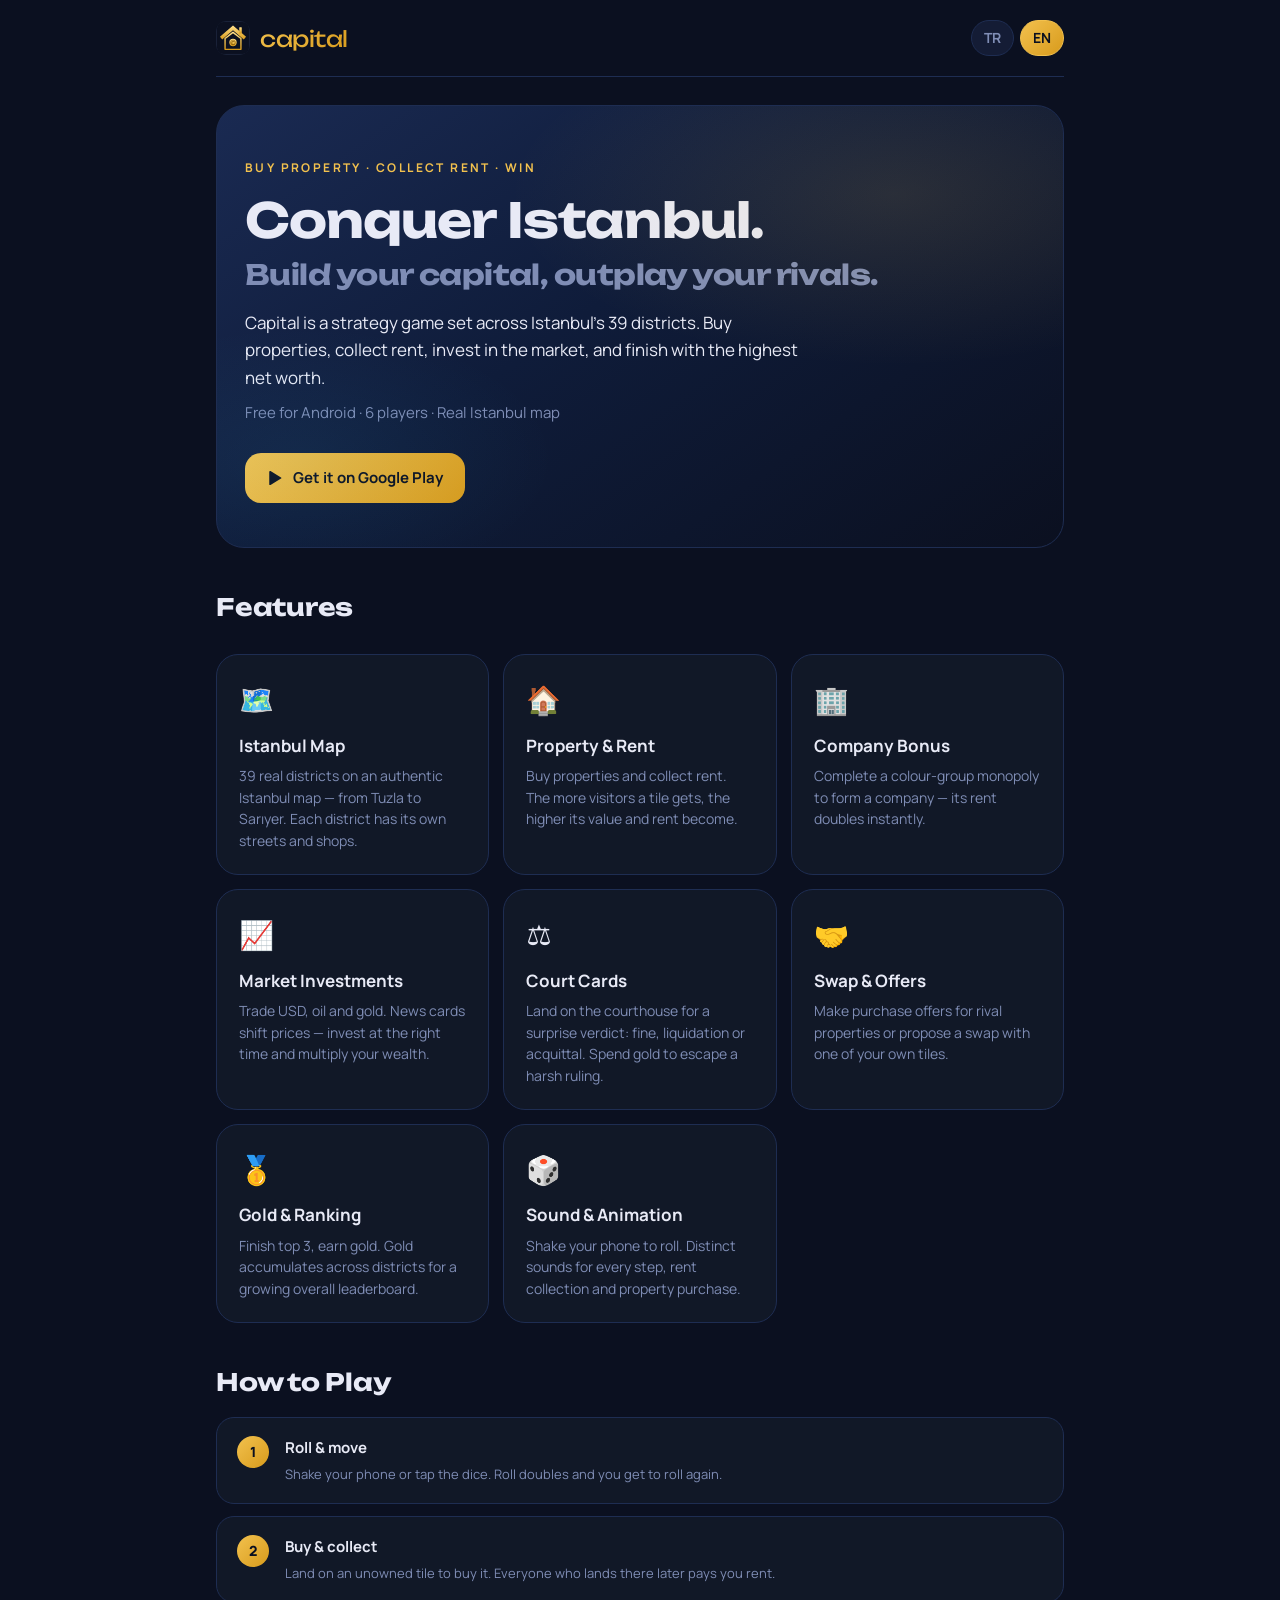
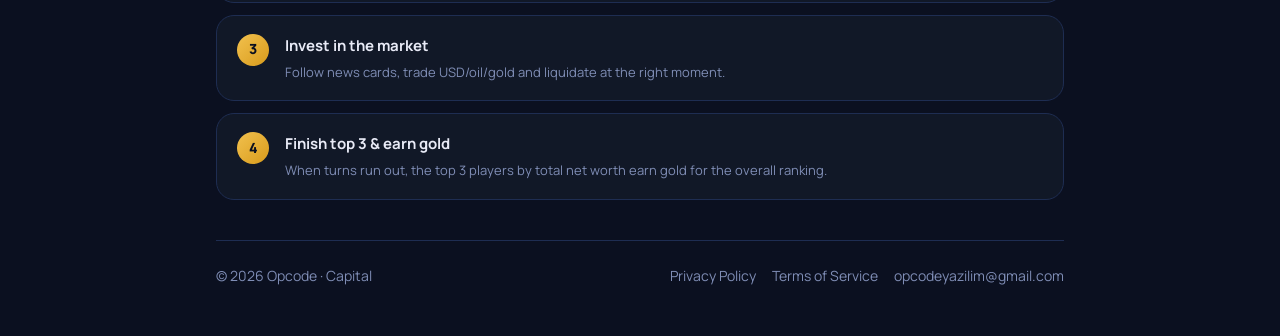
<file: index.html>
<!doctype html>
<html lang="en">
<head>
  <meta charset="utf-8">
  <meta name="viewport" content="width=device-width, initial-scale=1, viewport-fit=cover">
  <meta name="theme-color" content="#0b1020">
  <meta name="title-en" content="Capital — Conquer Istanbul">
  <meta name="title-tr" content="Capital — İstanbul'u Fethet">
  <meta name="description" content="Capital: İstanbul'un 39 ilçesinde tapu al, kira topla, piyasaya yatırım yap ve rakiplerini geç. Android için ücretsiz strateji oyunu.">
  <meta property="og:title" content="Capital — İstanbul'u Fethet">
  <meta property="og:description" content="İstanbul'un 39 ilçesinde tapu al, kira topla ve rakiplerini geç.">
  <meta property="og:type" content="website">
  <link rel="icon" href="icon.png">
  <link rel="preconnect" href="https://fonts.googleapis.com">
  <link rel="stylesheet" href="https://fonts.googleapis.com/css2?family=Unbounded:wght@700;900&family=Manrope:wght@400;600;700&display=swap">
  <link rel="stylesheet" href="style.css">
  <script src="lang.js"></script>
</head>
<body>
<div class="wrap">

  <header class="top">
    <a class="brand" href="./">
      <svg viewBox="0 0 120 120" width="34" height="34" xmlns="http://www.w3.org/2000/svg">
        <defs><linearGradient id="lg" x1="0" y1="0" x2="0" y2="1"><stop offset="0" stop-color="#ffe08a"/><stop offset="1" stop-color="#d89b1c"/></linearGradient></defs>
        <rect width="120" height="120" rx="26" fill="#0b1020"/>
        <rect x="2" y="2" width="116" height="116" rx="24" fill="none" stroke="#27324f" stroke-width="2"/>
        <path d="M60 16 L106 56 L98 65 L60 33 L22 65 L14 56Z" fill="url(#lg)"/>
        <rect x="82" y="22" width="9" height="22" rx="2" fill="url(#lg)"/>
        <path d="M32 62 L60 40 L88 62 V100 H32Z" fill="none" stroke="url(#lg)" stroke-width="5" stroke-linejoin="round"/>
        <circle cx="60" cy="76" r="13" fill="url(#lg)"/>
        <circle cx="60" cy="76" r="8.5" fill="none" stroke="#8a5a00" stroke-width="2"/>
        <text x="60" y="76" dominant-baseline="central" font-family="Arial Black,Arial,sans-serif" font-size="18" font-weight="900" text-anchor="middle" fill="#8a5a00">C</text>
      </svg>
      <span>capital</span>
    </a>
    <div class="lang">
      <button data-set="tr" aria-pressed="false">TR</button>
      <button data-set="en" aria-pressed="true">EN</button>
    </div>
  </header>

  <section class="hero">
    <p class="tag" data-lang="tr">TAPU AL · KİRA TOPLA · KAZAN</p>
    <p class="tag" data-lang="en">BUY PROPERTY · COLLECT RENT · WIN</p>
    <h1 data-lang="tr">İstanbul'u Fethet.</h1>
    <h1 data-lang="en">Conquer Istanbul.</h1>
    <h1 class="sec" data-lang="tr">Sermayeni kur, rakiplerini geç.</h1>
    <h1 class="sec" data-lang="en">Build your capital, outplay your rivals.</h1>
    <p data-lang="tr">Capital, İstanbul'un 39 ilçesinde geçen strateji oyunudur. Tapu satın al, kira topla, piyasaya yatırım yap ve bölüm sonunda en yüksek net varlığa ulaş.</p>
    <p data-lang="en">Capital is a strategy game set across Istanbul's 39 districts. Buy properties, collect rent, invest in the market, and finish with the highest net worth.</p>
    <p class="sub" data-lang="tr">Android için ücretsiz · 6 oyuncu · Gerçek İstanbul haritası</p>
    <p class="sub" data-lang="en">Free for Android · 6 players · Real Istanbul map</p>
    <a class="btn" href="https://play.google.com/store/apps/details?id=com.capital.game">
      <svg width="18" height="18" viewBox="0 0 24 24" fill="currentColor"><path d="M3 20.5v-17c0-.83 1-1.3 1.7-.77l14 8.5c.65.4.65 1.14 0 1.54l-14 8.5C4 21.8 3 21.33 3 20.5z"/></svg>
      <span data-lang="tr">Google Play'den İndir</span>
      <span data-lang="en">Get it on Google Play</span>
    </a>
  </section>

  <h2 class="sec-title" data-lang="tr">Özellikler</h2>
  <h2 class="sec-title" data-lang="en">Features</h2>
  <section class="features">
    <div class="card"><span class="emoji">🗺️</span>
      <h3 data-lang="tr">İstanbul Haritası</h3><h3 data-lang="en">Istanbul Map</h3>
      <p data-lang="tr">Gerçek İstanbul haritasında 39 ilçe — Tuzla'dan Sarıyer'e. Her ilçede kendine özgü semtler ve dükkanlar.</p>
      <p data-lang="en">39 real districts on an authentic Istanbul map — from Tuzla to Sarıyer. Each district has its own streets and shops.</p></div>
    <div class="card"><span class="emoji">🏠</span>
      <h3 data-lang="tr">Tapu &amp; Kira</h3><h3 data-lang="en">Property &amp; Rent</h3>
      <p data-lang="tr">Tapuları satın al, kira topla. Bir tapuya ne kadar çok kişi gelirse değeri ve kirası o kadar artar.</p>
      <p data-lang="en">Buy properties and collect rent. The more visitors a tile gets, the higher its value and rent become.</p></div>
    <div class="card"><span class="emoji">🏢</span>
      <h3 data-lang="tr">Şirket Bonusu</h3><h3 data-lang="en">Company Bonus</h3>
      <p data-lang="tr">Aynı renk gruptaki tüm tapuları tamamlayarak şirket kur — kira 2 katına çıkar.</p>
      <p data-lang="en">Complete a colour-group monopoly to form a company — its rent doubles instantly.</p></div>
    <div class="card"><span class="emoji">📈</span>
      <h3 data-lang="tr">Piyasa Yatırımları</h3><h3 data-lang="en">Market Investments</h3>
      <p data-lang="tr">Dolar, petrol ve altın al-sat. Haber kartları fiyatları etkiler — doğru zamanda yatırım yap, varlığını katla.</p>
      <p data-lang="en">Trade USD, oil and gold. News cards shift prices — invest at the right time and multiply your wealth.</p></div>
    <div class="card"><span class="emoji">⚖️</span>
      <h3 data-lang="tr">Mahkeme Kartları</h3><h3 data-lang="en">Court Cards</h3>
      <p data-lang="tr">Adliye karesine düşünce sürpriz bir karar gelir: ceza, tasfiye ya da beraat. Altınlarınla kurtulabilirsin.</p>
      <p data-lang="en">Land on the courthouse for a surprise verdict: fine, liquidation or acquittal. Spend gold to escape a harsh ruling.</p></div>
    <div class="card"><span class="emoji">🤝</span>
      <h3 data-lang="tr">Takas &amp; Teklif</h3><h3 data-lang="en">Swap &amp; Offers</h3>
      <p data-lang="tr">Rakip tapuları için satın alma teklifleri ver ya da kendi tapunla takas öner.</p>
      <p data-lang="en">Make purchase offers for rival properties or propose a swap with one of your own tiles.</p></div>
    <div class="card"><span class="emoji">🥇</span>
      <h3 data-lang="tr">Altın &amp; Sıralama</h3><h3 data-lang="en">Gold &amp; Ranking</h3>
      <p data-lang="tr">İlk 3'e gir, altın kazan. Altınlar birikir ve ilçeden ilçeye büyüyen genel sıralamayı belirler.</p>
      <p data-lang="en">Finish top 3, earn gold. Gold accumulates across districts for a growing overall leaderboard.</p></div>
    <div class="card"><span class="emoji">🎲</span>
      <h3 data-lang="tr">Ses &amp; Animasyon</h3><h3 data-lang="en">Sound &amp; Animation</h3>
      <p data-lang="tr">Telefonu sallayarak zar at. Her adımda, kira gelişinde ve tapu alışında farklı ses efektleri.</p>
      <p data-lang="en">Shake your phone to roll. Distinct sounds for every step, rent collection and property purchase.</p></div>
  </section>

  <h2 class="sec-title" data-lang="tr">Nasıl Oynanır?</h2>
  <h2 class="sec-title" data-lang="en">How to Play</h2>
  <div class="steps">
    <div class="step"><div class="step-num">1</div><div class="step-body">
      <h4 data-lang="tr">Zar at &amp; ilerle</h4><h4 data-lang="en">Roll &amp; move</h4>
      <p data-lang="tr">Telefonunu salla ya da zara dokun. Çift zar atarsan aynı turda tekrar oynarsın.</p>
      <p data-lang="en">Shake your phone or tap the dice. Roll doubles and you get to roll again.</p>
    </div></div>
    <div class="step"><div class="step-num">2</div><div class="step-body">
      <h4 data-lang="tr">Tapu al &amp; kira topla</h4><h4 data-lang="en">Buy &amp; collect</h4>
      <p data-lang="tr">Sahipsiz kareye düşünce tapuyu satın al. O kareye düşen herkesten kira alırsın.</p>
      <p data-lang="en">Land on an unowned tile to buy it. Everyone who lands there later pays you rent.</p>
    </div></div>
    <div class="step"><div class="step-num">3</div><div class="step-body">
      <h4 data-lang="tr">Piyasada yatırım yap</h4><h4 data-lang="en">Invest in the market</h4>
      <p data-lang="tr">Haber kartlarını takip et, dolar/petrol/altın al-sat ve yatırımlarını nakde çevir.</p>
      <p data-lang="en">Follow news cards, trade USD/oil/gold and liquidate at the right moment.</p>
    </div></div>
    <div class="step"><div class="step-num">4</div><div class="step-body">
      <h4 data-lang="tr">İlk 3'e gir, altın kazan</h4><h4 data-lang="en">Finish top 3 &amp; earn gold</h4>
      <p data-lang="tr">Tur sınırı dolunca nakit + tapu + yatırım toplamı en yüksek ilk 3 oyuncu altın kazanır.</p>
      <p data-lang="en">When turns run out, the top 3 players by total net worth earn gold for the overall ranking.</p>
    </div></div>
  </div>

  <footer>
    <span>© 2026 Opcode · Capital</span>
    <nav>
      <a href="privacy.html"><span data-lang="tr">Gizlilik Politikası</span><span data-lang="en">Privacy Policy</span></a>
      <a href="terms.html"><span data-lang="tr">Kullanım Koşulları</span><span data-lang="en">Terms of Service</span></a>
      <a href="mailto:opcodeyazilim@gmail.com">opcodeyazilim@gmail.com</a>
    </nav>
  </footer>
</div>
</body>
</html>
</file>
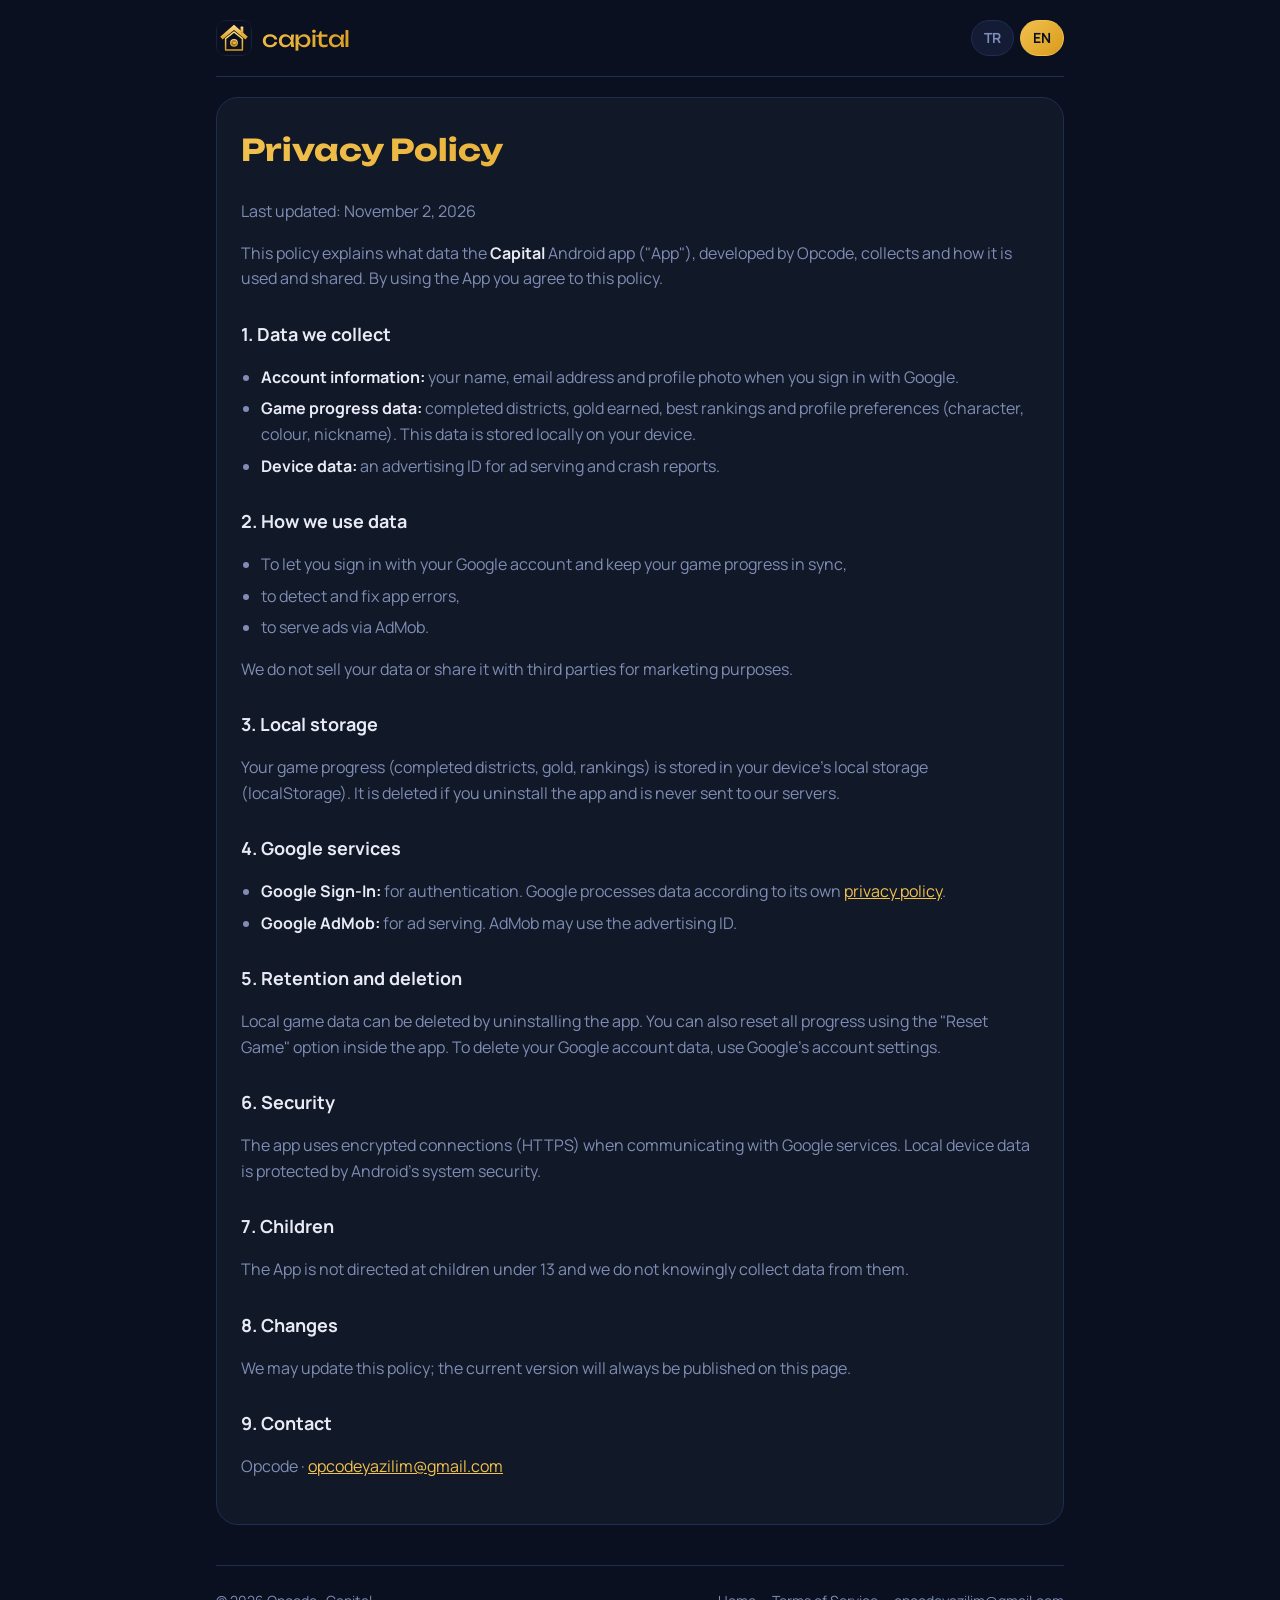
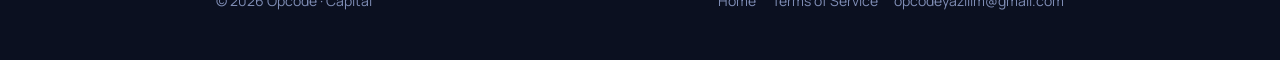
<file: privacy.html>
<!doctype html>
<html lang="en">
<head>
  <meta charset="utf-8">
  <meta name="viewport" content="width=device-width, initial-scale=1">
  <title>Capital — Gizlilik Politikası</title>
  <meta name="title-en" content="Capital — Privacy Policy">
  <meta name="title-tr" content="Capital — Gizlilik Politikası">
  <meta name="description" content="Capital Android uygulamasının gizlilik politikası.">
  <meta name="theme-color" content="#0b1020">
  <link rel="icon" href="icon.png">
  <link rel="stylesheet" href="style.css">
  <script src="lang.js"></script>
</head>
<body>
<div class="wrap">

  <header class="top">
    <a class="brand" href="./">
      <svg viewBox="0 0 120 120" width="36" height="36" xmlns="http://www.w3.org/2000/svg">
        <defs><linearGradient id="lg" x1="0" y1="0" x2="0" y2="1"><stop offset="0" stop-color="#ffe08a"/><stop offset="1" stop-color="#d89b1c"/></linearGradient></defs>
        <rect width="120" height="120" rx="28" fill="#0b1020"/>
        <rect x="2" y="2" width="116" height="116" rx="26" fill="none" stroke="#27324f" stroke-width="2"/>
        <path d="M60 16 L106 56 L98 65 L60 33 L22 65 L14 56 Z" fill="url(#lg)"/>
        <rect x="82" y="22" width="9" height="22" rx="2" fill="url(#lg)"/>
        <path d="M32 62 L60 40 L88 62 V100 H32 Z" fill="none" stroke="url(#lg)" stroke-width="5" stroke-linejoin="round"/>
        <circle cx="60" cy="76" r="13" fill="url(#lg)"/>
        <circle cx="60" cy="76" r="8.5" fill="none" stroke="#8a5a00" stroke-width="2"/>
        <text x="60" y="76" dominant-baseline="central" font-family="Arial Black,Arial,sans-serif" font-size="18" font-weight="900" text-anchor="middle" fill="#8a5a00">C</text>
      </svg>
      <span>capital</span>
    </a>
    <div class="lang">
      <button data-set="tr" aria-pressed="false">TR</button>
      <button data-set="en" aria-pressed="true">EN</button>
    </div>
  </header>

  <!-- ── TÜRKÇE ── -->
  <article class="doc" data-lang="tr">
    <h1>Gizlilik Politikası</h1>
    <p class="muted">Son güncelleme: 2 Kasım 2026</p>
    <p>Bu politika, Opcode tarafından geliştirilen <strong>Capital</strong> Android uygulamasının ("Uygulama") hangi verileri topladığını, nasıl kullandığını ve paylaştığını açıklar. Uygulamayı kullanarak bu politikayı kabul etmiş olursun.</p>

    <h2>1. Topladığımız veriler</h2>
    <ul>
      <li><strong>Hesap bilgileri:</strong> Google ile giriş yaptığında adın, e-posta adresin ve profil fotoğrafın.</li>
      <li><strong>Oyun ilerleme verileri:</strong> Tamamladığın ilçeler, kazandığın altınlar, en iyi sıralamalar ve profil tercihlerin (karakter, renk, takma ad). Bu veriler cihazında yerel olarak saklanır.</li>
      <li><strong>Cihaz verileri:</strong> Reklam gösterebilmek için reklam kimliği ve uygulama çökme raporları.</li>
    </ul>

    <h2>2. Verileri nasıl kullanıyoruz</h2>
    <ul>
      <li>Google hesabınla giriş yaparak oyuna devam etmeni ve ilerleme verilerini senkronize etmeyi sağlamak,</li>
      <li>uygulama hatalarını tespit edip düzeltmek,</li>
      <li>AdMob üzerinden reklam göstermek.</li>
    </ul>
    <p>Verilerini satmayız, üçüncü taraflarla pazarlama amaçlı paylaşmayız.</p>

    <h2>3. Yerel saklama</h2>
    <p>Oyun ilerleme verilerin (tamamlanan ilçeler, altın miktarı, sıralama) cihazındaki yerel depolama alanında (localStorage) saklanır. Bu veriler uygulamayı kaldırırsan silinir. Sunucularımıza aktarılmaz.</p>

    <h2>4. Google Hizmetleri</h2>
    <ul>
      <li><strong>Google Sign-In:</strong> Kimlik doğrulaması için. Google, kendi <a href="https://policies.google.com/privacy" target="_blank" rel="noopener">gizlilik politikasına</a> göre verileri işler.</li>
      <li><strong>Google AdMob:</strong> Reklam gösterimi için. AdMob reklam kimliğini kullanabilir.</li>
    </ul>

    <h2>5. Saklama ve silme</h2>
    <p>Yerel oyun verilerin uygulamayı kaldırarak silinebilir. Uygulama içi "Baştan Başla" seçeneğiyle de tüm ilerleme verilerini sıfırlayabilirsin. Google hesap verilerini silmek için Google hesap ayarlarından işlem yapabilirsin.</p>

    <h2>6. Güvenlik</h2>
    <p>Uygulama, Google ile iletişimde şifreli bağlantı (HTTPS) kullanır. Cihazındaki yerel veriler Android sistem güvenliği kapsamındadır.</p>

    <h2>7. Çocuklar</h2>
    <p>Uygulama 13 yaşından küçük çocuklara yönelik değildir ve bilerek bu yaştaki çocuklardan veri toplamayız.</p>

    <h2>8. Değişiklikler</h2>
    <p>Bu politikayı güncelleyebiliriz; güncel sürüm her zaman bu sayfada yayınlanır.</p>

    <h2>9. İletişim</h2>
    <p>Opcode · <a href="mailto:opcodeyazilim@gmail.com">opcodeyazilim@gmail.com</a></p>
  </article>

  <!-- ── ENGLISH ── -->
  <article class="doc" data-lang="en">
    <h1>Privacy Policy</h1>
    <p class="muted">Last updated: November 2, 2026</p>
    <p>This policy explains what data the <strong>Capital</strong> Android app ("App"), developed by Opcode, collects and how it is used and shared. By using the App you agree to this policy.</p>

    <h2>1. Data we collect</h2>
    <ul>
      <li><strong>Account information:</strong> your name, email address and profile photo when you sign in with Google.</li>
      <li><strong>Game progress data:</strong> completed districts, gold earned, best rankings and profile preferences (character, colour, nickname). This data is stored locally on your device.</li>
      <li><strong>Device data:</strong> an advertising ID for ad serving and crash reports.</li>
    </ul>

    <h2>2. How we use data</h2>
    <ul>
      <li>To let you sign in with your Google account and keep your game progress in sync,</li>
      <li>to detect and fix app errors,</li>
      <li>to serve ads via AdMob.</li>
    </ul>
    <p>We do not sell your data or share it with third parties for marketing purposes.</p>

    <h2>3. Local storage</h2>
    <p>Your game progress (completed districts, gold, rankings) is stored in your device's local storage (localStorage). It is deleted if you uninstall the app and is never sent to our servers.</p>

    <h2>4. Google services</h2>
    <ul>
      <li><strong>Google Sign-In:</strong> for authentication. Google processes data according to its own <a href="https://policies.google.com/privacy" target="_blank" rel="noopener">privacy policy</a>.</li>
      <li><strong>Google AdMob:</strong> for ad serving. AdMob may use the advertising ID.</li>
    </ul>

    <h2>5. Retention and deletion</h2>
    <p>Local game data can be deleted by uninstalling the app. You can also reset all progress using the "Reset Game" option inside the app. To delete your Google account data, use Google's account settings.</p>

    <h2>6. Security</h2>
    <p>The app uses encrypted connections (HTTPS) when communicating with Google services. Local device data is protected by Android's system security.</p>

    <h2>7. Children</h2>
    <p>The App is not directed at children under 13 and we do not knowingly collect data from them.</p>

    <h2>8. Changes</h2>
    <p>We may update this policy; the current version will always be published on this page.</p>

    <h2>9. Contact</h2>
    <p>Opcode · <a href="mailto:opcodeyazilim@gmail.com">opcodeyazilim@gmail.com</a></p>
  </article>

  <footer>
    <span>© 2026 Opcode · Capital</span>
    <nav>
      <a href="./"><span data-lang="tr">Ana Sayfa</span><span data-lang="en">Home</span></a>
      <a href="terms.html"><span data-lang="tr">Kullanım Koşulları</span><span data-lang="en">Terms of Service</span></a>
      <a href="mailto:opcodeyazilim@gmail.com">opcodeyazilim@gmail.com</a>
    </nav>
  </footer>

</div>
</body>
</html>
</file>
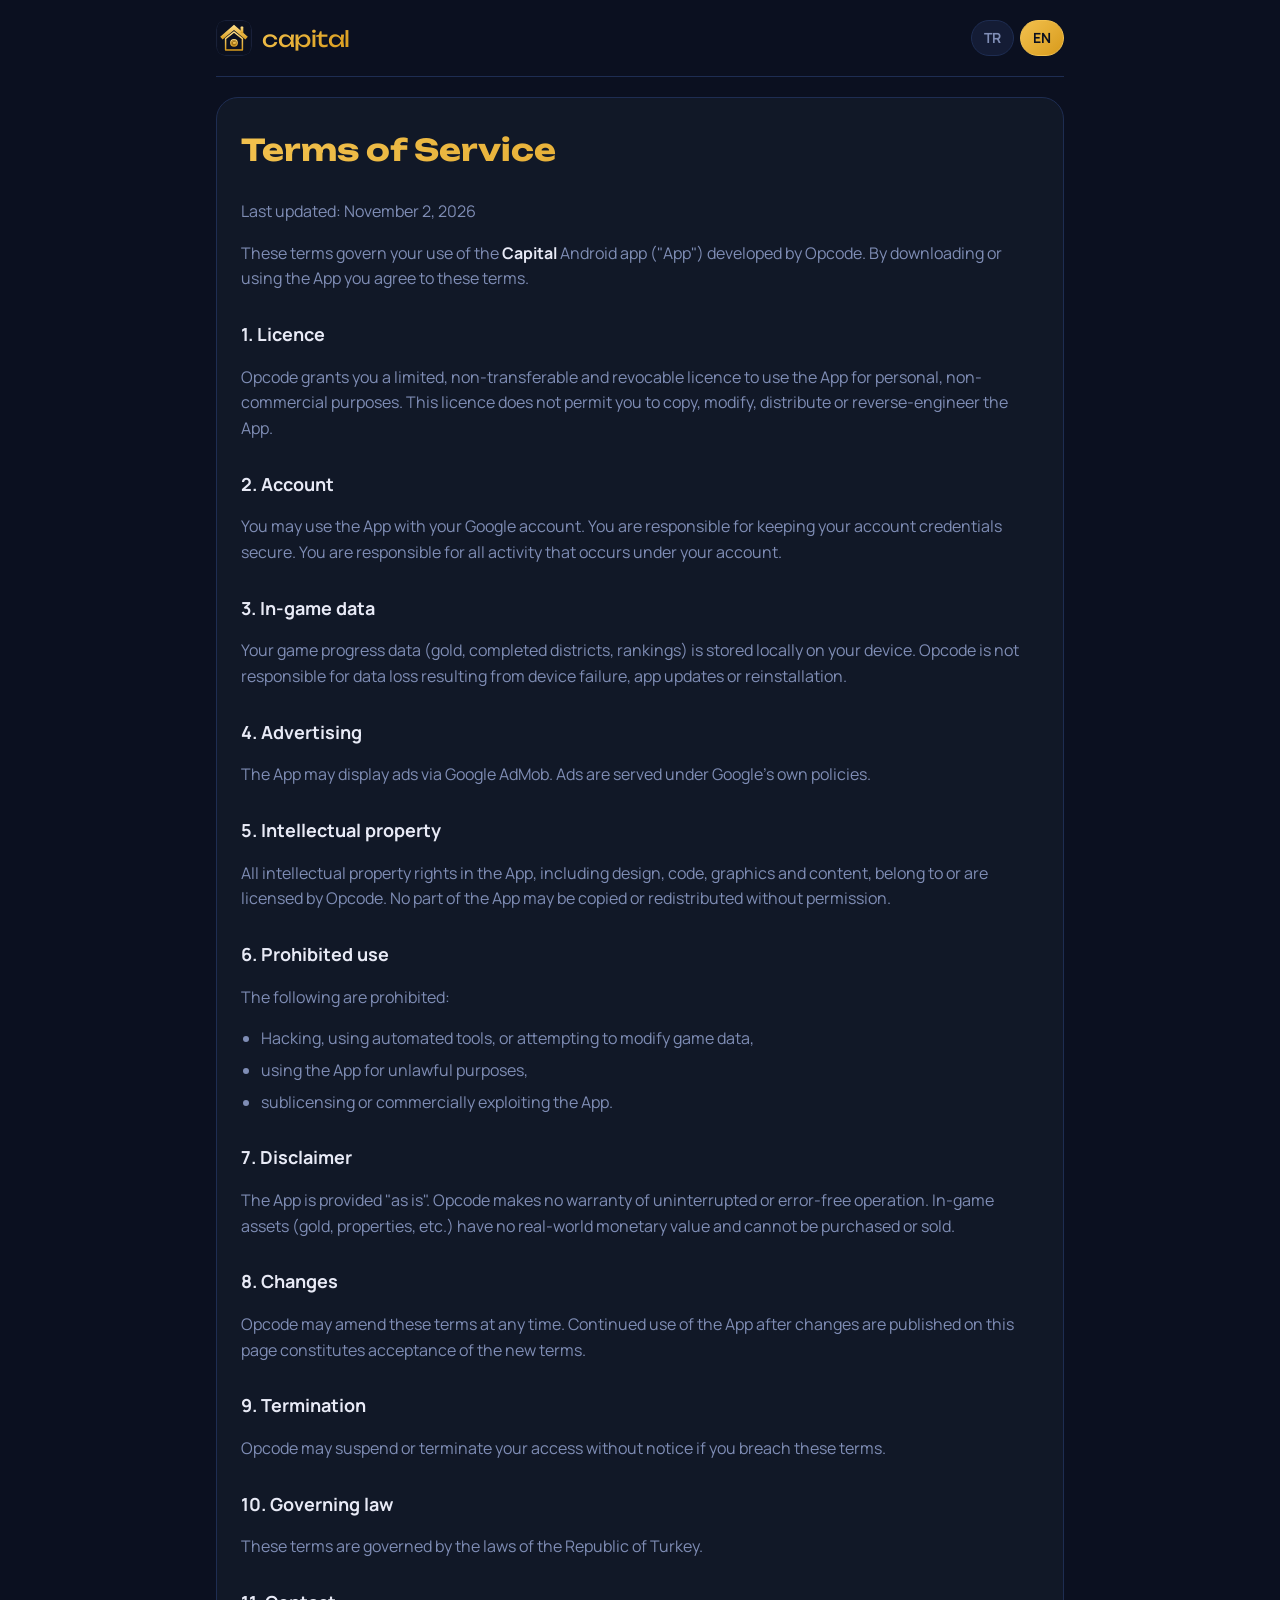
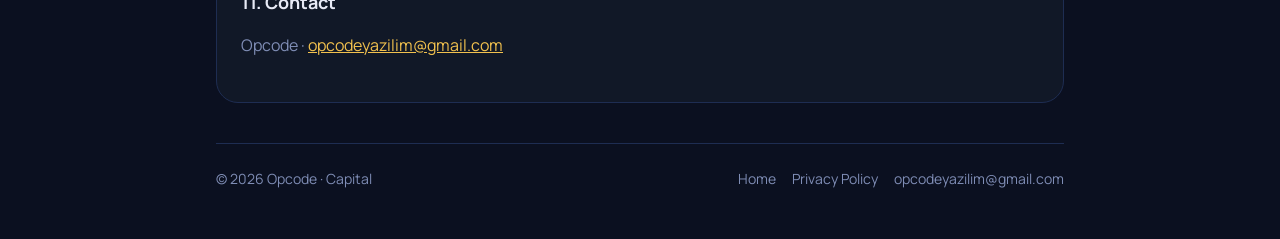
<file: terms.html>
<!doctype html>
<html lang="en">
<head>
  <meta charset="utf-8">
  <meta name="viewport" content="width=device-width, initial-scale=1">
  <title>Capital — Kullanım Koşulları</title>
  <meta name="title-en" content="Capital — Terms of Service">
  <meta name="title-tr" content="Capital — Kullanım Koşulları">
  <meta name="description" content="Capital Android uygulamasının kullanım koşulları.">
  <meta name="theme-color" content="#0b1020">
  <link rel="icon" href="icon.png">
  <link rel="stylesheet" href="style.css">
  <script src="lang.js"></script>
</head>
<body>
<div class="wrap">

  <header class="top">
    <a class="brand" href="./">
      <svg viewBox="0 0 120 120" width="36" height="36" xmlns="http://www.w3.org/2000/svg">
        <defs><linearGradient id="lg" x1="0" y1="0" x2="0" y2="1"><stop offset="0" stop-color="#ffe08a"/><stop offset="1" stop-color="#d89b1c"/></linearGradient></defs>
        <rect width="120" height="120" rx="28" fill="#0b1020"/>
        <rect x="2" y="2" width="116" height="116" rx="26" fill="none" stroke="#27324f" stroke-width="2"/>
        <path d="M60 16 L106 56 L98 65 L60 33 L22 65 L14 56 Z" fill="url(#lg)"/>
        <rect x="82" y="22" width="9" height="22" rx="2" fill="url(#lg)"/>
        <path d="M32 62 L60 40 L88 62 V100 H32 Z" fill="none" stroke="url(#lg)" stroke-width="5" stroke-linejoin="round"/>
        <circle cx="60" cy="76" r="13" fill="url(#lg)"/>
        <circle cx="60" cy="76" r="8.5" fill="none" stroke="#8a5a00" stroke-width="2"/>
        <text x="60" y="76" dominant-baseline="central" font-family="Arial Black,Arial,sans-serif" font-size="18" font-weight="900" text-anchor="middle" fill="#8a5a00">C</text>
      </svg>
      <span>capital</span>
    </a>
    <div class="lang">
      <button data-set="tr" aria-pressed="false">TR</button>
      <button data-set="en" aria-pressed="true">EN</button>
    </div>
  </header>

  <!-- ── TÜRKÇE ── -->
  <article class="doc" data-lang="tr">
    <h1>Kullanım Koşulları</h1>
    <p class="muted">Son güncelleme: 2 Kasım 2026</p>
    <p>Bu koşullar, Opcode tarafından geliştirilen <strong>Capital</strong> Android uygulamasının ("Uygulama") kullanımını düzenler. Uygulamayı indirerek veya kullanarak bu koşulları kabul etmiş olursun.</p>

    <h2>1. Kullanım hakkı</h2>
    <p>Opcode, sana Uygulamayı kişisel ve ticari olmayan amaçlarla kullanmak için sınırlı, devredilemez ve geri alınabilir bir lisans verir. Bu lisans, Uygulamayı kopyalamak, değiştirmek, dağıtmak veya tersine mühendislik uygulamak için kullanılamaz.</p>

    <h2>2. Hesap</h2>
    <p>Uygulamayı Google hesabınla kullanabilirsin. Hesap bilgilerinin güvenliğini korumak senin sorumluluğundadır. Hesabın üzerinden gerçekleştirilen tüm işlemlerden sen sorumlusun.</p>

    <h2>3. Oyun içi veriler</h2>
    <p>Oyun ilerleme verilerin (altın, tamamlanan ilçeler, sıralama) cihazında yerel olarak saklanır. Opcode, cihaz arızası, uygulama güncellemesi veya yeniden yükleme sonucu oluşan veri kayıplarından sorumlu değildir.</p>

    <h2>4. Reklam</h2>
    <p>Uygulama, Google AdMob aracılığıyla reklam gösterebilir. Reklamlar Google'ın kendi politikaları kapsamında sunulur.</p>

    <h2>5. Fikri mülkiyet</h2>
    <p>Uygulama, tasarım, kod, grafikler ve içerik dahil tüm fikri mülkiyet hakları Opcode'a aittir veya lisanslıdır. Uygulamanın hiçbir bölümü izin alınmadan kopyalanamaz ya da yeniden dağıtılamaz.</p>

    <h2>6. Kabul edilemez kullanım</h2>
    <p>Aşağıdaki eylemler yasaktır:</p>
    <ul>
      <li>Uygulamayı hack etmek, otomatik araçlarla kullanmak veya oyun verilerini değiştirmeye çalışmak,</li>
      <li>Uygulamayı yasa dışı amaçlarla kullanmak,</li>
      <li>Uygulamayı başkalarına lisans vermek veya ticari amaçla kullanmak.</li>
    </ul>

    <h2>7. Sorumluluk reddi</h2>
    <p>Uygulama "olduğu gibi" sunulmaktadır. Opcode, kesintisiz veya hatasız çalışma konusunda herhangi bir garanti vermez. Oyun içi varlıklar (altın, tapular vb.) gerçek dünya değeri taşımaz ve satın alınamaz/satılamaz.</p>

    <h2>8. Değişiklikler</h2>
    <p>Opcode bu koşulları dilediği zaman değiştirebilir. Değişiklikler bu sayfada yayınlandıktan sonra Uygulamayı kullanmaya devam edersen yeni koşulları kabul etmiş sayılırsın.</p>

    <h2>9. Fesih</h2>
    <p>Opcode, bu koşulları ihlal etmen durumunda erişimini herhangi bir bildirim yapmaksızın askıya alabilir veya sonlandırabilir.</p>

    <h2>10. Geçerli hukuk</h2>
    <p>Bu koşullar Türkiye Cumhuriyeti hukukuna tabidir.</p>

    <h2>11. İletişim</h2>
    <p>Opcode · <a href="mailto:opcodeyazilim@gmail.com">opcodeyazilim@gmail.com</a></p>
  </article>

  <!-- ── ENGLISH ── -->
  <article class="doc" data-lang="en">
    <h1>Terms of Service</h1>
    <p class="muted">Last updated: November 2, 2026</p>
    <p>These terms govern your use of the <strong>Capital</strong> Android app ("App") developed by Opcode. By downloading or using the App you agree to these terms.</p>

    <h2>1. Licence</h2>
    <p>Opcode grants you a limited, non-transferable and revocable licence to use the App for personal, non-commercial purposes. This licence does not permit you to copy, modify, distribute or reverse-engineer the App.</p>

    <h2>2. Account</h2>
    <p>You may use the App with your Google account. You are responsible for keeping your account credentials secure. You are responsible for all activity that occurs under your account.</p>

    <h2>3. In-game data</h2>
    <p>Your game progress data (gold, completed districts, rankings) is stored locally on your device. Opcode is not responsible for data loss resulting from device failure, app updates or reinstallation.</p>

    <h2>4. Advertising</h2>
    <p>The App may display ads via Google AdMob. Ads are served under Google's own policies.</p>

    <h2>5. Intellectual property</h2>
    <p>All intellectual property rights in the App, including design, code, graphics and content, belong to or are licensed by Opcode. No part of the App may be copied or redistributed without permission.</p>

    <h2>6. Prohibited use</h2>
    <p>The following are prohibited:</p>
    <ul>
      <li>Hacking, using automated tools, or attempting to modify game data,</li>
      <li>using the App for unlawful purposes,</li>
      <li>sublicensing or commercially exploiting the App.</li>
    </ul>

    <h2>7. Disclaimer</h2>
    <p>The App is provided "as is". Opcode makes no warranty of uninterrupted or error-free operation. In-game assets (gold, properties, etc.) have no real-world monetary value and cannot be purchased or sold.</p>

    <h2>8. Changes</h2>
    <p>Opcode may amend these terms at any time. Continued use of the App after changes are published on this page constitutes acceptance of the new terms.</p>

    <h2>9. Termination</h2>
    <p>Opcode may suspend or terminate your access without notice if you breach these terms.</p>

    <h2>10. Governing law</h2>
    <p>These terms are governed by the laws of the Republic of Turkey.</p>

    <h2>11. Contact</h2>
    <p>Opcode · <a href="mailto:opcodeyazilim@gmail.com">opcodeyazilim@gmail.com</a></p>
  </article>

  <footer>
    <span>© 2026 Opcode · Capital</span>
    <nav>
      <a href="./"><span data-lang="tr">Ana Sayfa</span><span data-lang="en">Home</span></a>
      <a href="privacy.html"><span data-lang="tr">Gizlilik Politikası</span><span data-lang="en">Privacy Policy</span></a>
      <a href="mailto:opcodeyazilim@gmail.com">opcodeyazilim@gmail.com</a>
    </nav>
  </footer>

</div>
</body>
</html>
</file>
<file: style.css>
@import url('https://fonts.googleapis.com/css2?family=Unbounded:wght@700;900&family=Manrope:wght@400;600;700&display=swap');

:root {
  --gold: #f2c14e;
  --gold2: #d89b1c;
  --blue: #3fc6ff;
  --red: #ff6b6b;
  --bg: #0b1020;
  --card: #111827;
  --card2: #141c35;
  --border: #1e2d52;
  --text: #e8eaf6;
  --muted: #7f8db5;
}

* { box-sizing: border-box; }
html { -webkit-text-size-adjust: 100%; }
body {
  margin: 0;
  font-family: "Manrope", system-ui, sans-serif;
  color: var(--text);
  background: var(--bg);
  line-height: 1.6;
}
a { color: var(--gold); }
.wrap { max-width: 880px; margin: 0 auto; padding: 0 16px; }

/* ── HEADER ── */
header.top {
  display: flex; align-items: center; justify-content: space-between;
  padding: 20px 0; border-bottom: 1px solid var(--border);
}
.brand {
  display: flex; align-items: center; gap: 10px;
  text-decoration: none; color: inherit;
}
.brand svg { border-radius: 10px; flex: none; }
.brand span {
  font-family: "Unbounded", sans-serif;
  font-size: 22px; letter-spacing: -0.02em;
  background: linear-gradient(135deg, var(--gold), var(--gold2));
  -webkit-background-clip: text; -webkit-text-fill-color: transparent;
  background-clip: text;
}
.lang { display: flex; gap: 6px; }
.lang button {
  font: inherit; font-weight: 700; font-size: 14px;
  border: 1px solid var(--border); background: var(--card2);
  color: var(--muted); border-radius: 999px; padding: 6px 12px; cursor: pointer;
  transition: background .15s, color .15s;
}
.lang button[aria-pressed="true"] {
  background: linear-gradient(135deg, var(--gold), var(--gold2));
  border-color: var(--gold); color: #0b1020;
}

/* ── HERO ── */
.hero {
  border-radius: 28px;
  padding: 52px 28px 44px;
  margin-top: 28px;
  background: linear-gradient(145deg, #1a2a52 0%, #0f1c3a 45%, #0b1020 100%);
  border: 1px solid var(--border);
  position: relative; overflow: hidden;
}
.hero::before {
  content: '';
  position: absolute; inset: 0;
  background: radial-gradient(ellipse 70% 60% at 80% 20%, rgba(242,193,78,.12) 0%, transparent 65%),
              radial-gradient(ellipse 50% 50% at 10% 80%, rgba(63,198,255,.07) 0%, transparent 60%);
  pointer-events: none;
}
.hero .tag {
  font-weight: 700; letter-spacing: 0.2em; font-size: 12px;
  color: var(--gold); margin-bottom: 16px; text-transform: uppercase;
}
.hero h1 {
  font-family: "Unbounded", sans-serif;
  font-size: clamp(28px, 6vw, 48px);
  line-height: 1.1; margin: 0 0 14px;
  letter-spacing: -0.02em;
}
.hero h1.sec { color: var(--muted); font-size: clamp(18px, 3.5vw, 28px); margin-bottom: 18px; }
.hero p { font-size: 17px; margin: 0 0 10px; max-width: 560px; color: var(--text); }
.hero p.sub { color: var(--muted); font-size: 15px; margin-bottom: 28px; }
.btn {
  display: inline-flex; align-items: center; gap: 8px;
  background: linear-gradient(135deg, var(--gold), var(--gold2));
  color: #0b1020; text-decoration: none;
  font-weight: 700; font-size: 15px;
  padding: 13px 22px; border-radius: 16px;
  transition: opacity .15s;
}
.btn:hover { opacity: .88; }
.btn svg { flex: none; }
.hero-img {
  margin-top: 32px;
  display: flex; gap: 12px; overflow-x: auto;
  padding-bottom: 4px;
  -webkit-overflow-scrolling: touch;
  scrollbar-width: none;
}
.hero-img::-webkit-scrollbar { display: none; }

/* ── FEATURES ── */
.features {
  display: grid;
  grid-template-columns: repeat(auto-fit, minmax(240px, 1fr));
  gap: 14px; margin: 28px 0;
}
.card {
  background: var(--card);
  border: 1px solid var(--border);
  border-radius: 22px; padding: 22px;
  transition: border-color .2s;
}
.card:hover { border-color: rgba(242,193,78,.35); }
.card h3 { margin: 0 0 6px; font-size: 17px; }
.card p { margin: 0; color: var(--muted); font-size: 14px; line-height: 1.55; }
.emoji { font-size: 28px; display: block; margin-bottom: 10px; }

/* ── HOW IT WORKS ── */
.steps { display: flex; flex-direction: column; gap: 12px; margin: 0 0 28px; }
.step {
  display: flex; gap: 16px; align-items: flex-start;
  background: var(--card); border: 1px solid var(--border);
  border-radius: 18px; padding: 18px 20px;
}
.step-num {
  width: 32px; height: 32px; border-radius: 50%; flex: none;
  background: linear-gradient(135deg, var(--gold), var(--gold2));
  color: #0b1020; font-weight: 900; font-size: 14px;
  display: flex; align-items: center; justify-content: center;
}
.step-body h4 { margin: 0 0 4px; font-size: 15px; }
.step-body p { margin: 0; color: var(--muted); font-size: 13px; }

/* ── SECTION TITLE ── */
.sec-title {
  font-family: "Unbounded", sans-serif;
  font-size: clamp(18px, 3.5vw, 24px);
  margin: 40px 0 16px;
  letter-spacing: -0.01em;
}

/* ── DOC PAGE ── */
article.doc {
  background: var(--card); border: 1px solid var(--border);
  border-radius: 22px; padding: 28px 24px; margin: 20px 0 28px;
}
article.doc h1 {
  font-family: "Unbounded", sans-serif;
  font-size: clamp(22px, 5vw, 30px); margin-top: 0;
  background: linear-gradient(135deg, var(--gold), var(--gold2));
  -webkit-background-clip: text; -webkit-text-fill-color: transparent;
  background-clip: text;
}
article.doc h2 { font-size: 18px; margin-top: 28px; color: var(--text); }
article.doc ul, article.doc ol { padding-left: 20px; color: var(--muted); }
article.doc li { margin-bottom: 6px; }
article.doc p { color: var(--muted); }
article.doc strong { color: var(--text); }
.muted { color: var(--muted); }

/* ── FOOTER ── */
footer {
  border-top: 1px solid var(--border);
  padding: 24px 0 48px; color: var(--muted); font-size: 14px;
  display: flex; flex-wrap: wrap; gap: 16px;
  justify-content: space-between; align-items: flex-start;
  margin-top: 40px;
}
footer nav { display: flex; gap: 16px; flex-wrap: wrap; }
footer a { color: var(--muted); text-decoration: none; transition: color .15s; }
footer a:hover { color: var(--gold); }

/* ── LANG ── */
[data-lang] { display: none; }
html[lang="tr"] [data-lang="tr"],
html[lang="en"] [data-lang="en"] { display: revert; }

/* ── RESPONSIVE ── */
@media (max-width: 540px) {
  .hero { padding: 36px 20px 32px; border-radius: 20px; }
  .features { grid-template-columns: 1fr; }
  footer { flex-direction: column; }
}
</file>
